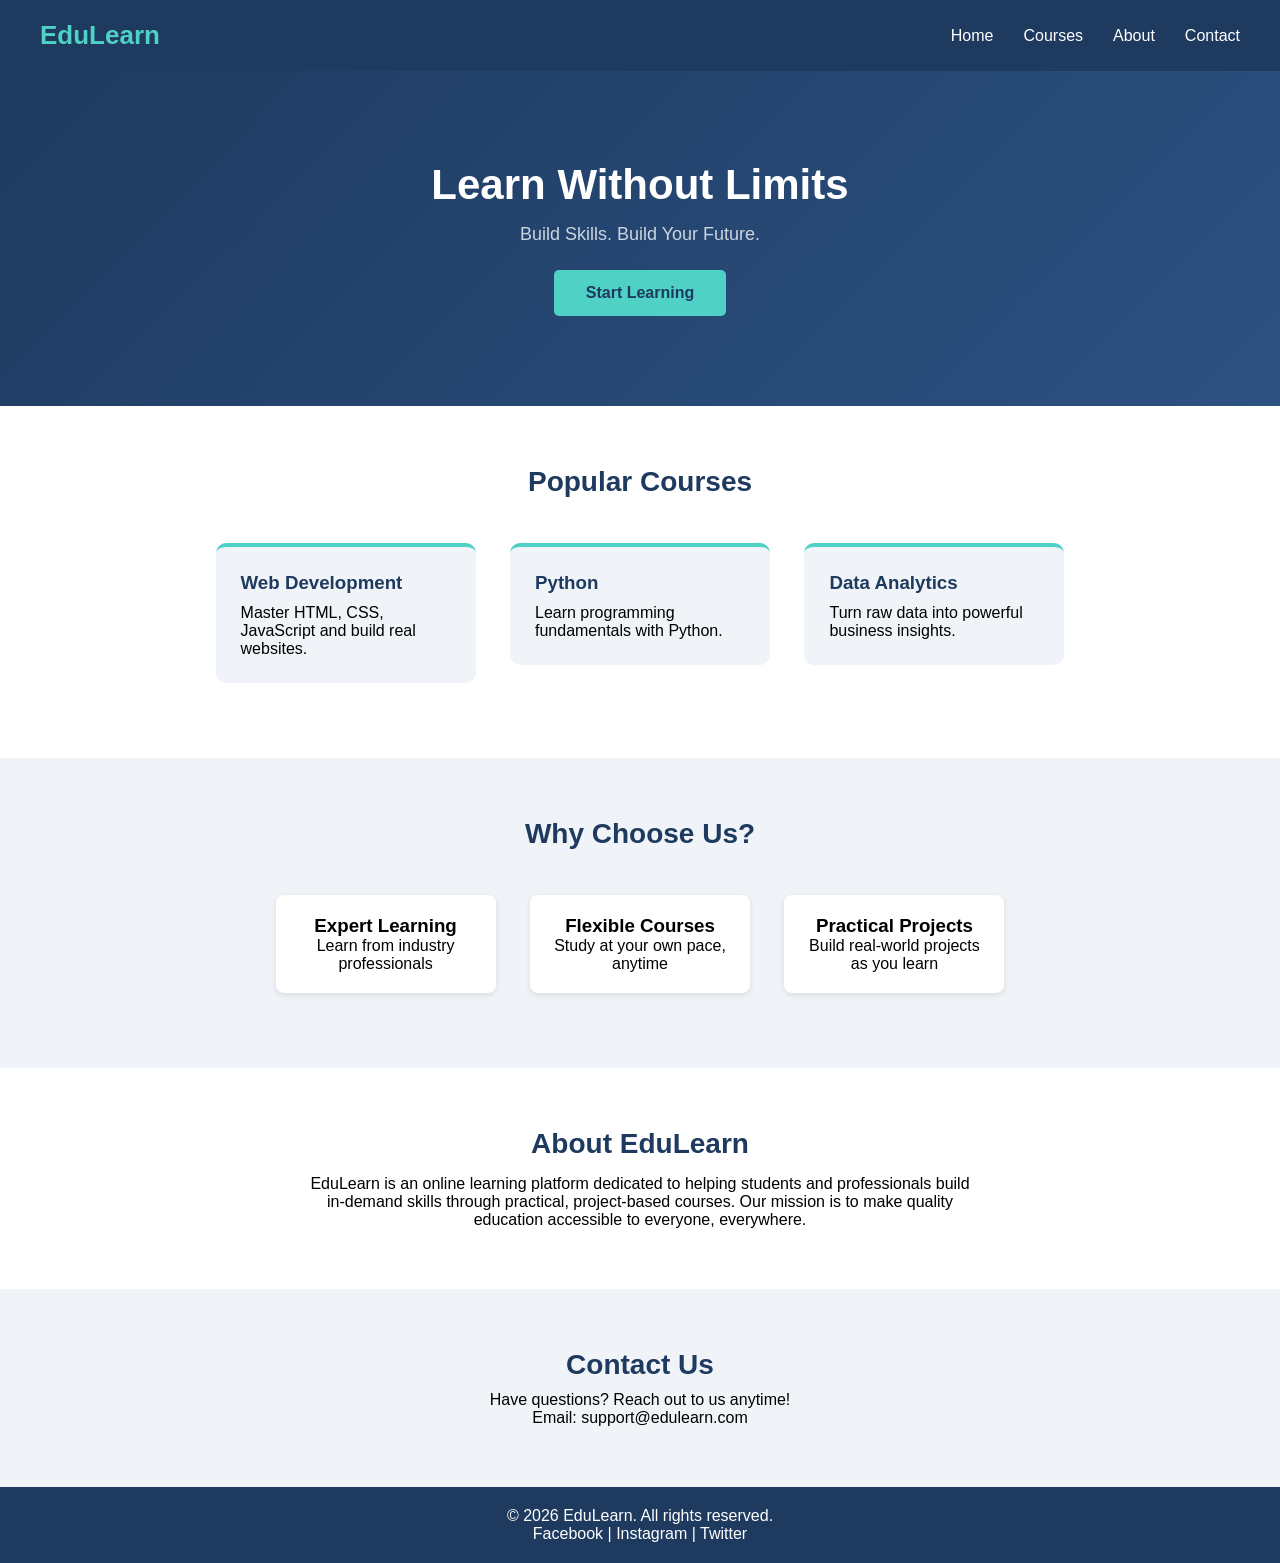
<file: WebDev-L1-LandingPage/index.html>
<!DOCTYPE html>
<html lang="en">
<head>
  <meta charset="UTF-8">
  <meta name="viewport" content="width=device-width, initial-scale=1.0">
  <title>EduLearn - Online Learning Platform</title>
  <link rel="stylesheet" href="style.css">
</head>
<body>

  <!-- Navigation Bar -->
  <nav class="navbar">
    <div class="logo">EduLearn</div>
    <ul class="nav-links">
      <li><a href="#home">Home</a></li>
      <li><a href="#courses">Courses</a></li>
      <li><a href="#about">About</a></li>
      <li><a href="#contact">Contact</a></li>
    </ul>
  </nav>

  <!-- Hero Section -->
  <section class="hero" id="home">
    <h1>Learn Without Limits</h1>
    <p>Build Skills. Build Your Future.</p>
    <button>Start Learning</button>
  </section>

  <!-- Popular Courses Section -->
  <section class="courses" id="courses">
    <h2>Popular Courses</h2>
    <div class="course-box">
      <h3>Web Development</h3>
      <p>Master HTML, CSS, JavaScript and build real websites.</p>
    </div>
    <div class="course-box">
      <h3>Python</h3>
      <p>Learn programming fundamentals with Python.</p>
    </div>
    <div class="course-box">
      <h3>Data Analytics</h3>
      <p>Turn raw data into powerful business insights.</p>
    </div>
  </section>

  <!-- Why Choose Us Section -->
  <section class="why-us">
    <h2>Why Choose Us?</h2>
    <div class="feature-box">
      <h3>Expert Learning</h3>
      <p>Learn from industry professionals</p>
    </div>
    <div class="feature-box">
      <h3>Flexible Courses</h3>
      <p>Study at your own pace, anytime</p>
    </div>
    <div class="feature-box">
      <h3>Practical Projects</h3>
      <p>Build real-world projects as you learn</p>
    </div>
  </section>

  <!-- About Section -->
  <section class="about" id="about">
    <h2>About EduLearn</h2>
    <p>EduLearn is an online learning platform dedicated to helping students and professionals build in-demand skills through practical, project-based courses. Our mission is to make quality education accessible to everyone, everywhere.</p>
  </section>

  <!-- Contact Section -->
  <section class="contact" id="contact">
    <h2>Contact Us</h2>
    <p>Have questions? Reach out to us anytime!</p>
    <p>Email: support@edulearn.com</p>
  </section>

  <!-- Footer -->
  <footer>
    <p>&copy; 2026 EduLearn. All rights reserved.</p>
    <p>Facebook | Instagram | Twitter</p>
  </footer>

</body>
</html>
</file>
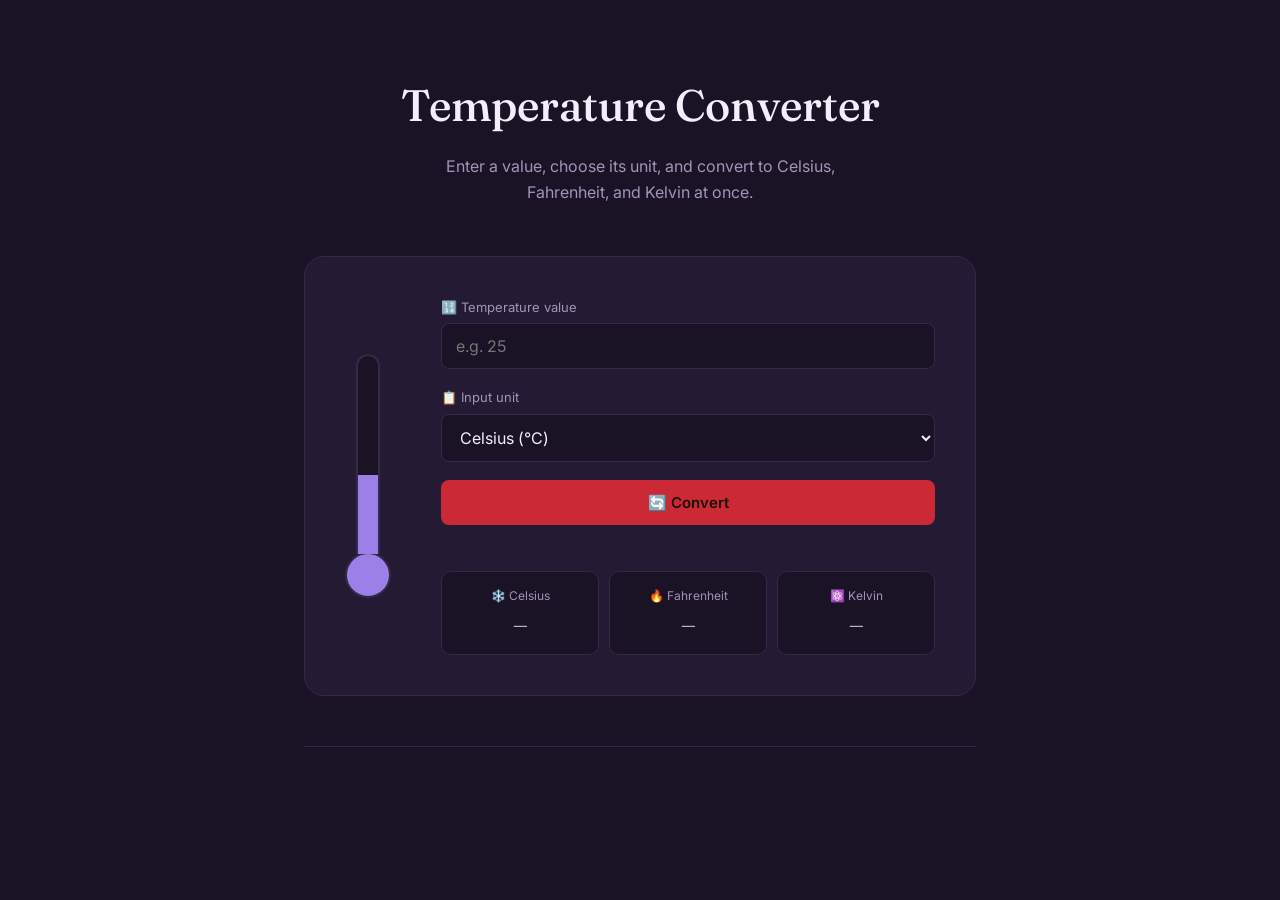
<file: WebDev-L1-TemperatureConverter/index.html>
<!DOCTYPE html>
<html lang="en">
<head>
<meta charset="UTF-8">
<meta name="viewport" content="width=device-width, initial-scale=1.0">
<title>Temperature Converter</title>

<link rel="preconnect" href="https://fonts.googleapis.com">
<link rel="preconnect" href="https://fonts.gstatic.com" crossorigin>
<link href="https://fonts.googleapis.com/css2?family=Fraunces:opsz,wght@9..144,300;9..144,500;9..144,600&family=Inter:wght@400;500;600&display=swap" rel="stylesheet">

<link rel="stylesheet" href="style.css">
</head>
<body>

<main class="wrap">

    <header class="page-head">
       
        <h1>Temperature Converter</h1>
        <p class="sub">Enter a value, choose its unit, and convert to Celsius, Fahrenheit, and Kelvin at once.</p>
    </header>

    <section class="converter-card">

        <div class="thermo-column">
            <div class="thermo">
                <div class="thermo-tube">
                    <div class="thermo-fill" id="thermoFill"></div>
                </div>
                <div class="thermo-bulb" id="thermoBulb"></div>
            </div>
        </div>

        <form class="form-column" id="converterForm">

          <label for="tempInput">🔢 Temperature value</label>
            <input
                type="text"
                id="tempInput"
                inputmode="decimal"
                placeholder="e.g. 25"
                autocomplete="off">

           <label for="unitSelect">📋 Input unit</label>
            <select id="unitSelect">
                <option value="C">Celsius (°C)</option>
                <option value="F">Fahrenheit (°F)</option>
                <option value="K">Kelvin (K)</option>
            </select>

           <button type="submit" id="convertBtn">🔄 Convert</button>

            <p class="error" id="errorMsg" role="alert"></p>

            <div class="results">
                <div class="result-card">
                    <span class="result-label">❄️ Celsius</span>
                    <span class="result-value" id="outC">—</span>
                </div>
                <div class="result-card">
                    <span class="result-label">🔥 Fahrenheit</span>
                    <span class="result-value" id="outF">—</span>
                </div>
                <div class="result-card">
                    <span class="result-label">⚛️ Kelvin</span>
                    <span class="result-value" id="outK">—</span>
                </div>
            </div>

        </form>

    </section>

   <footer class="page-foot">
        
    </footer>
</main>

<script src="script.js"></script>
</body>
</html>
</file>
<file: WebDev-L1-LandingPage/style.css>
* {
  margin: 0;
  padding: 0;
  box-sizing: border-box;
  font-family: 'Segoe UI', Arial, sans-serif;
}

/* Navbar */
.navbar {
  display: flex;
  justify-content: space-between;
  align-items: center;
  padding: 20px 40px;
  background-color: #1e3a5f;
  color: white;
}

.navbar .logo {
  font-size: 26px;
  font-weight: bold;
  color: #4fd1c5;
}

.nav-links {
  list-style: none;
  display: flex;
  gap: 30px;
}

.nav-links a {
  color: white;
  text-decoration: none;
  font-size: 16px;
}

.nav-links a:hover {
  color: #4fd1c5;
}

/* Hero Section */
.hero {
  text-align: center;
  padding: 90px 20px;
  background: linear-gradient(135deg, #1e3a5f, #2c5282);
  color: white;
}

.hero h1 {
  font-size: 42px;
  margin-bottom: 15px;
}

.hero p {
  font-size: 18px;
  margin-bottom: 25px;
  color: #cbd5e0;
}

.hero button {
  padding: 14px 32px;
  font-size: 16px;
  background-color: #4fd1c5;
  color: #1e3a5f;
  font-weight: bold;
  border: none;
  border-radius: 5px;
  cursor: pointer;
}

.hero button:hover {
  background-color: #38b2ac;
}

/* Courses Section */
.courses {
  text-align: center;
  padding: 60px 20px;
}

.courses h2 {
  margin-bottom: 30px;
  font-size: 28px;
  color: #1e3a5f;
}

.course-box {
  display: inline-block;
  width: 260px;
  margin: 15px;
  padding: 25px;
  background-color: #f0f4f8;
  border-radius: 10px;
  border-top: 4px solid #4fd1c5;
  text-align: left;
  vertical-align: top;
}

.course-box h3 {
  color: #1e3a5f;
  margin-bottom: 10px;
}

/* Why Choose Us Section */
.why-us {
  text-align: center;
  padding: 60px 20px;
  background-color: #f0f4f8;
}

.why-us h2 {
  margin-bottom: 30px;
  font-size: 28px;
  color: #1e3a5f;
}

.feature-box {
  display: inline-block;
  width: 220px;
  margin: 15px;
  padding: 20px;
  background-color: white;
  border-radius: 8px;
  box-shadow: 0 2px 6px rgba(0,0,0,0.1);
}

/* About Section */
.about {
  text-align: center;
  padding: 60px 20px;
  max-width: 700px;
  margin: 0 auto;
}

.about h2 {
  margin-bottom: 15px;
  font-size: 28px;
  color: #1e3a5f;
}

/* Contact Section */
.contact {
  text-align: center;
  padding: 60px 20px;
  background-color: #f0f4f8;
}

.contact h2 {
  margin-bottom: 10px;
  font-size: 28px;
  color: #1e3a5f;
}

/* Footer */
footer {
  text-align: center;
  padding: 20px;
  background-color: #1e3a5f;
  color: white;
}

/* Responsive - Mobile */
@media (max-width: 600px) {
  .navbar {
    flex-direction: column;
    gap: 15px;
  }
  .nav-links {
    flex-direction: column;
    text-align: center;
    gap: 10px;
  }
  .course-box, .feature-box {
    display: block;
    width: 90%;
    margin: 15px auto;
  }
}
</file>
<file: WebDev-L1-TemperatureConverter/style.css>
:root {
    --bg: #1a1225;
    --bg-raised: #241a34;
    --paper: #f3eef9;
    --muted: #a294b8;
    --cold: #9d7fe8;
    --hot: #ff7a94;
    --line: #362849;
    --error: #ff7a94;
}

* {
    margin: 0;
    padding: 0;
    box-sizing: border-box;
}

html {
    scroll-behavior: smooth;
}

body {
    background: var(--bg);
    color: var(--paper);
    font-family: 'Inter', sans-serif;
    line-height: 1.6;
    min-height: 100vh;
}

.wrap {
    max-width: 720px;
    margin: 0 auto;
    padding: 70px 24px 50px;
    text-align: center;
}

.page-head {
    margin-bottom: 50px;
}

.eyebrow {
    color: var(--muted);
    font-size: 13px;
    margin-bottom: 14px;
}

.page-head h1 {
    font-family: 'Fraunces', serif;
    font-weight: 500;
    font-size: clamp(32px, 5vw, 44px);
    margin-bottom: 14px;
}

.sub {
    color: var(--muted);
    font-size: 16px;
    max-width: 460px;
    margin: 0 auto;
}

.converter-card {
    display: flex;
    gap: 50px;
    align-items: center;
    justify-content: center;
    background: var(--bg-raised);
    border: 1px solid var(--line);
    border-radius: 20px;
    padding: 40px;
    text-align: left;
}

.thermo-column {
    display: flex;
    justify-content: center;
    flex-shrink: 0;
}

.thermo {
    display: flex;
    flex-direction: column;
    align-items: center;
}

.thermo-tube {
    width: 24px;
    height: 200px;
    background: var(--bg);
    border: 2px solid var(--line);
    border-bottom: none;
    border-radius: 12px 12px 0 0;
    position: relative;
    overflow: hidden;
    display: flex;
    align-items: flex-end;
}

.thermo-fill {
    width: 100%;
    height: 40%;
    background: var(--cold);
    transition: height 0.4s cubic-bezier(0.4, 0, 0.2, 1), background-color 0.4s ease;
}

.thermo-bulb {
    width: 46px;
    height: 46px;
    margin-top: -2px;
    border-radius: 50%;
    background: var(--cold);
    border: 2px solid var(--line);
    transition: background-color 0.4s ease;
}

.form-column {
    flex: 1;
    min-width: 260px;
    display: flex;
    flex-direction: column;
}

.form-column label {
    color: var(--muted);
    font-size: 13px;
    margin-bottom: 6px;
}

.form-column input,
.form-column select {
    background: var(--bg);
    border: 1px solid var(--line);
    border-radius: 8px;
    padding: 12px 14px;
    color: var(--paper);
    font-family: inherit;
    font-size: 16px;
    margin-bottom: 18px;
}

.form-column input:focus,
.form-column select:focus {
    outline: none;
    border-color: var(--hot);
}

#convertBtn {
    background: var(--hot);
    color: #1a1008;
    border: none;
    border-radius: 8px;
    padding: 13px;
    font-family: inherit;
    font-size: 15px;
    font-weight: 600;
    cursor: pointer;
    transition: 0.2s ease;
    margin-bottom: 10px;
}

#convertBtn:hover {
    filter: brightness(1.08);
}

#convertBtn:focus-visible {
    outline: 2px solid var(--paper);
    outline-offset: 2px;
}

.error {
    color: var(--error);
    font-size: 13px;
    min-height: 18px;
    margin-bottom: 10px;
}

.results {
    display: grid;
    grid-template-columns: repeat(3, 1fr);
    gap: 10px;
    margin-top: 8px;
}

.result-card {
    background: var(--bg);
    border: 1px solid var(--line);
    border-radius: 10px;
    padding: 14px 10px;
    display: flex;
    flex-direction: column;
    gap: 6px;
    text-align: center;
}

.result-label {
    color: var(--muted);
    font-size: 12px;
}

.result-value {
    font-family: 'Fraunces', serif;
    font-size: 18px;
}

.page-foot {
    margin-top: 50px;
    padding-top: 20px;
    border-top: 1px solid var(--line);
    color: var(--muted);
    font-size: 13px;
}

@media (max-width: 600px) {

    .converter-card {
        flex-direction: column;
        padding: 30px 20px;
    }

    .results {
        grid-template-columns: 1fr;
    }
}

@media (prefers-reduced-motion: reduce) {
    .thermo-fill {
        transition: none;
    }
}
#convertBtn {
    background: #cc2936  !important;
}
</file>
